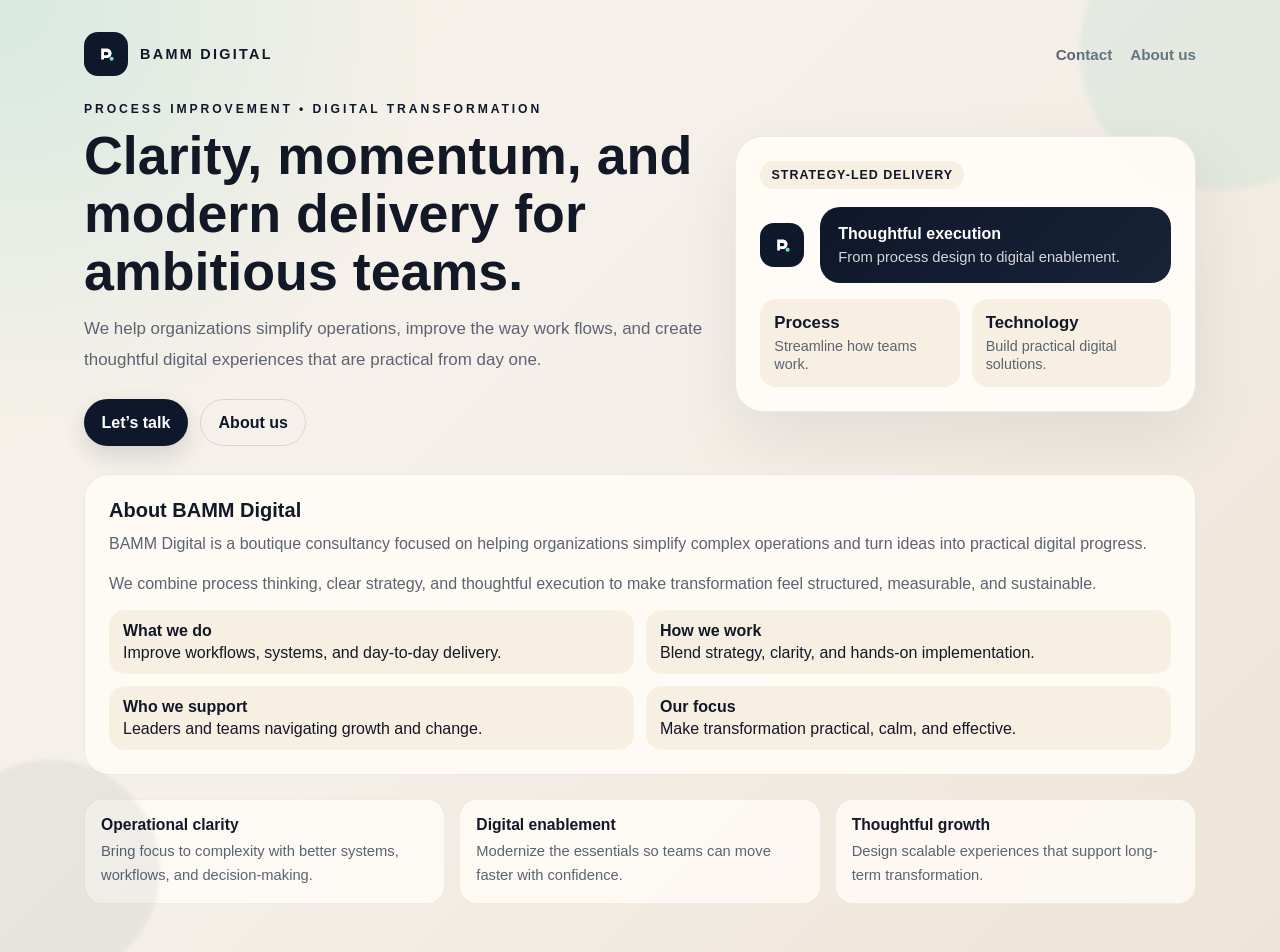
<file: index.html>
<!doctype html>
<html lang="en">
  <head>
    <meta charset="UTF-8" />
    <meta name="viewport" content="width=device-width, initial-scale=1.0" />
    <title>BAMM Digital</title>
    <meta
      name="description"
      content="BAMM Digital helps teams simplify operations, modernize systems, and deliver thoughtful digital transformation."
    />
    <link rel="icon" type="image/svg+xml" href="/assets/bamm-logo.svg" />
    <link rel="shortcut icon" href="/assets/bamm-logo.svg" />
    <style>
      :root {
        color-scheme: light;
        --bg: #f4efe8;
        --surface: #fffcf7;
        --surface-soft: #f7efe2;
        --text: #121826;
        --muted: #5b6470;
        --accent: #0f172a;
        --accent-soft: #8dd1c6;
      }

      * {
        box-sizing: border-box;
      }

      body {
        margin: 0;
        min-height: 100vh;
        font-family: "Lato", Arial, sans-serif;
        color: var(--text);
        background:
          radial-gradient(
            circle at top left,
            rgba(141, 209, 198, 0.3),
            transparent 28%
          ),
          linear-gradient(135deg, #f8f3eb 0%, var(--bg) 48%, #eee4d7 100%);
      }

      body::before,
      body::after {
        content: "";
        position: fixed;
        border-radius: 999px;
        pointer-events: none;
        filter: blur(2px);
      }

      body::before {
        width: 280px;
        height: 280px;
        background: rgba(141, 209, 198, 0.16);
        top: -90px;
        right: -80px;
      }

      body::after {
        width: 220px;
        height: 220px;
        background: rgba(15, 23, 42, 0.05);
        bottom: -80px;
        left: -60px;
      }

      a {
        color: inherit;
        text-decoration: none;
      }

      .site {
        max-width: 1160px;
        margin: 0 auto;
        padding: 24px 24px 48px;
      }

      .nav {
        display: flex;
        justify-content: space-between;
        align-items: center;
        padding: 8px 0 26px;
      }

      .brand {
        display: inline-flex;
        align-items: center;
        gap: 12px;
        font-family: "Montserrat", Arial, sans-serif;
        font-size: 0.9rem;
        font-weight: 800;
        letter-spacing: 0.16em;
        text-transform: uppercase;
      }

      .brand-mark {
        display: block;
        width: 44px;
        height: 44px;
        padding: 6px;
        border-radius: 14px;
        background: var(--accent);
      }

      .nav-links {
        display: flex;
        gap: 18px;
        color: var(--muted);
        font-size: 0.95rem;
        font-weight: 600;
      }

      .hero {
        display: grid;
        grid-template-columns: 1.15fr 0.85fr;
        gap: 28px;
        align-items: center;
      }

      .copy {
        max-width: 620px;
      }

      .eyebrow {
        margin: 0 0 10px;
        color: var(--accent);
        font-size: 0.76rem;
        font-weight: 800;
        letter-spacing: 0.24em;
        text-transform: uppercase;
      }

      h1 {
        margin: 0 0 14px;
        font-family: "Montserrat", Arial, sans-serif;
        font-size: clamp(2.2rem, 4.2vw, 3.4rem);
        line-height: 1.08;
      }

      .lead {
        margin: 0;
        color: var(--muted);
        font-size: 1.06rem;
        line-height: 1.8;
      }

      .actions {
        display: flex;
        gap: 12px;
        flex-wrap: wrap;
        margin-top: 24px;
      }

      .button {
        display: inline-flex;
        align-items: center;
        justify-content: center;
        padding: 0.84rem 1.1rem;
        border-radius: 999px;
        font-weight: 700;
        transition:
          transform 180ms ease,
          box-shadow 180ms ease;
      }

      .button:hover {
        transform: translateY(-1px);
      }

      .button.primary {
        background: var(--accent);
        color: white;
        box-shadow: 0 10px 24px rgba(15, 23, 42, 0.14);
      }

      .button.secondary {
        background: transparent;
        color: var(--accent);
        border: 1px solid rgba(15, 23, 42, 0.12);
      }

      .panel {
        padding: 24px;
        border-radius: 28px;
        border: 1px solid rgba(15, 23, 42, 0.08);
        background: rgba(255, 252, 247, 0.94);
        box-shadow: 0 24px 70px rgba(15, 23, 42, 0.08);
        backdrop-filter: blur(14px);
      }

      .pill {
        display: inline-flex;
        align-items: center;
        padding: 0.42rem 0.7rem;
        border-radius: 999px;
        background: var(--surface-soft);
        color: var(--accent);
        font-size: 0.78rem;
        font-weight: 700;
        letter-spacing: 0.08em;
        text-transform: uppercase;
      }

      .logo-stack {
        display: flex;
        align-items: center;
        gap: 16px;
        margin-top: 18px;
      }

      .logo-card {
        flex: 1;
        padding: 18px;
        border-radius: 20px;
        background: linear-gradient(135deg, var(--accent) 0%, #182338 100%);
        color: white;
      }

      .logo-card strong {
        display: block;
        font-size: 1rem;
        margin-bottom: 6px;
      }
      .logo-card span {
        display: block;
        font-size: 0.92rem;
        opacity: 0.82;
      }

      .panel-grid {
        display: grid;
        grid-template-columns: 1fr 1fr;
        gap: 12px;
        margin-top: 16px;
      }

      .stat-card {
        padding: 14px;
        border-radius: 16px;
        background: var(--surface-soft);
      }

      .stat-card strong {
        display: block;
        font-size: 1.05rem;
        margin-bottom: 4px;
      }
      .stat-card span {
        color: var(--muted);
        font-size: 0.9rem;
      }

      .about {
        margin-top: 28px;
        padding: 24px;
        border-radius: 24px;
        border: 1px solid rgba(15, 23, 42, 0.08);
        background: rgba(255, 252, 247, 0.9);
      }

      .about h2 {
        margin: 0 0 8px;
        font-family: "Montserrat", Arial, sans-serif;
        font-size: 1.25rem;
      }

      .about p {
        margin: 0 0 12px;
        color: var(--muted);
        line-height: 1.75;
      }

      .about-list {
        display: grid;
        grid-template-columns: repeat(2, minmax(0, 1fr));
        gap: 12px;
        margin-top: 12px;
      }

      .about-list div {
        padding: 12px 14px;
        border-radius: 16px;
        background: var(--surface-soft);
      }

      .about-list strong {
        display: block;
        margin-bottom: 4px;
      }

      .services {
        display: grid;
        grid-template-columns: repeat(3, minmax(0, 1fr));
        gap: 14px;
        margin-top: 24px;
      }

      .service-card {
        padding: 16px;
        border-radius: 18px;
        background: rgba(255, 252, 247, 0.82);
        border: 1px solid rgba(15, 23, 42, 0.06);
      }

      .service-card h3 {
        margin: 0 0 6px;
        font-size: 0.98rem;
      }

      .service-card p {
        margin: 0;
        color: var(--muted);
        font-size: 0.92rem;
        line-height: 1.6;
      }

      @media (max-width: 860px) {
        .hero {
          grid-template-columns: 1fr;
        }
        .services {
          grid-template-columns: 1fr;
        }
      }

      @media (max-width: 640px) {
        .site {
          padding: 18px 16px 32px;
        }
        .nav {
          flex-direction: column;
          align-items: flex-start;
          gap: 10px;
        }
        .nav-links {
          gap: 12px;
          flex-wrap: wrap;
        }
        .panel {
          padding: 18px;
        }
        .panel-grid {
          grid-template-columns: 1fr;
        }
      }
    </style>
  </head>
  <body>
    <main class="site">
      <header class="nav">
        <a class="brand" href="/">
          <img
            class="brand-mark"
            src="/assets/bamm-logo.svg"
            alt="BAMM Digital logo"
          />
          <span>BAMM Digital</span>
        </a>
        <nav class="nav-links" aria-label="Primary">
          <a href="mailto:hello@bammdigital.co.uk">Contact</a>
          <a href="#about-us">About us</a>
        </nav>
      </header>

      <section class="hero">
        <div class="copy">
          <p class="eyebrow">Process improvement • Digital transformation</p>
          <h1>Clarity, momentum, and modern delivery for ambitious teams.</h1>
          <p class="lead">
            We help organizations simplify operations, improve the way work
            flows, and create thoughtful digital experiences that are practical
            from day one.
          </p>
          <div class="actions">
            <a class="button primary" href="mailto:hello@bammdigital.co.uk"
              >Let’s talk</a
            >
            <a class="button secondary" href="#about-us">About us</a>
          </div>
        </div>

        <aside class="panel" aria-label="Company overview">
          <span class="pill">Strategy-led delivery</span>
          <div class="logo-stack">
            <img
              class="brand-mark"
              src="/assets/bamm-logo.svg"
              alt="BAMM Digital logo"
            />
            <div class="logo-card">
              <strong>Thoughtful execution</strong>
              <span>From process design to digital enablement.</span>
            </div>
          </div>
          <div class="panel-grid">
            <div class="stat-card">
              <strong>Process</strong>
              <span>Streamline how teams work.</span>
            </div>
            <div class="stat-card">
              <strong>Technology</strong>
              <span>Build practical digital solutions.</span>
            </div>
          </div>
        </aside>
      </section>

      <section class="about" id="about-us" aria-labelledby="about-title">
        <h2 id="about-title">About BAMM Digital</h2>
        <p>
          BAMM Digital is a boutique consultancy focused on helping
          organizations simplify complex operations and turn ideas into
          practical digital progress.
        </p>
        <p>
          We combine process thinking, clear strategy, and thoughtful execution
          to make transformation feel structured, measurable, and sustainable.
        </p>
        <div class="about-list">
          <div>
            <strong>What we do</strong>
            <span>Improve workflows, systems, and day-to-day delivery.</span>
          </div>
          <div>
            <strong>How we work</strong>
            <span>Blend strategy, clarity, and hands-on implementation.</span>
          </div>
          <div>
            <strong>Who we support</strong>
            <span>Leaders and teams navigating growth and change.</span>
          </div>
          <div>
            <strong>Our focus</strong>
            <span>Make transformation practical, calm, and effective.</span>
          </div>
        </div>
      </section>

      <section class="services" aria-label="Services">
        <article class="service-card">
          <h3>Operational clarity</h3>
          <p>
            Bring focus to complexity with better systems, workflows, and
            decision-making.
          </p>
        </article>
        <article class="service-card">
          <h3>Digital enablement</h3>
          <p>
            Modernize the essentials so teams can move faster with confidence.
          </p>
        </article>
        <article class="service-card">
          <h3>Thoughtful growth</h3>
          <p>
            Design scalable experiences that support long-term transformation.
          </p>
        </article>
      </section>
    </main>
  </body>
</html>
</file>
